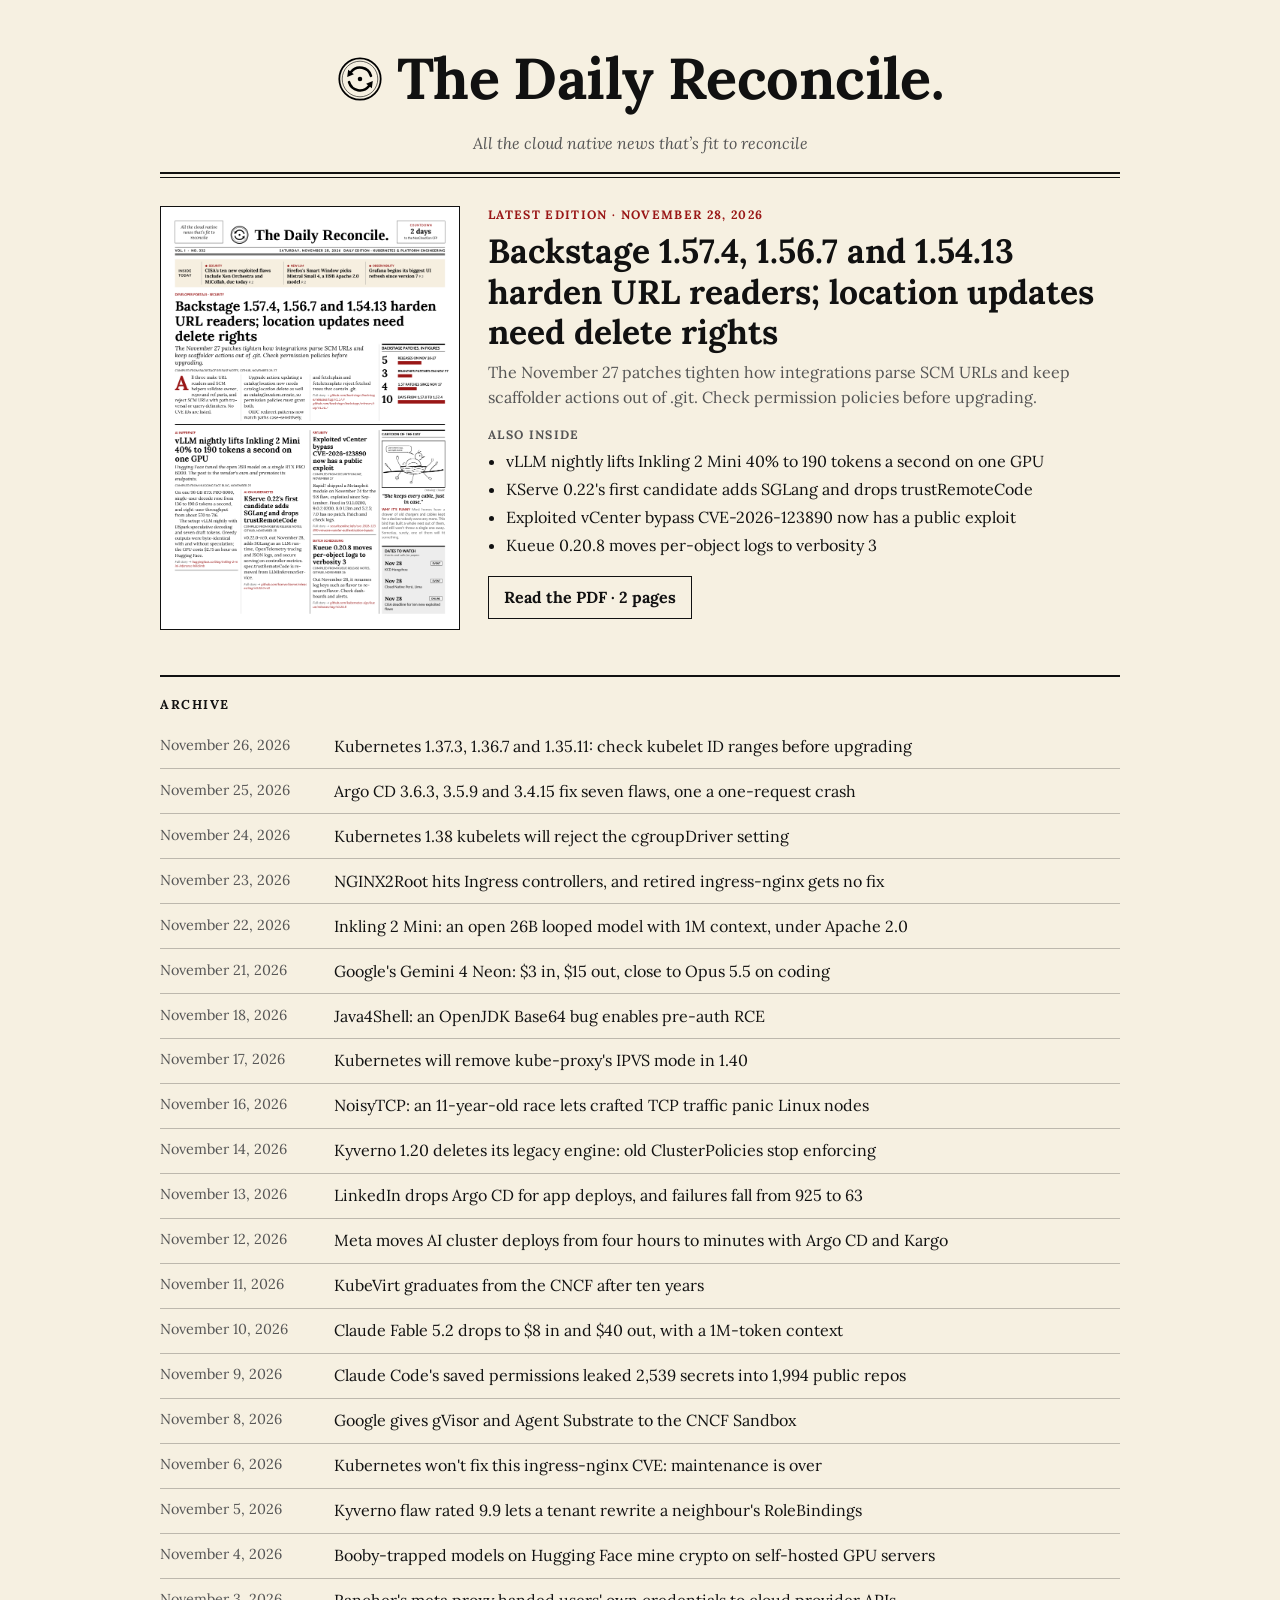
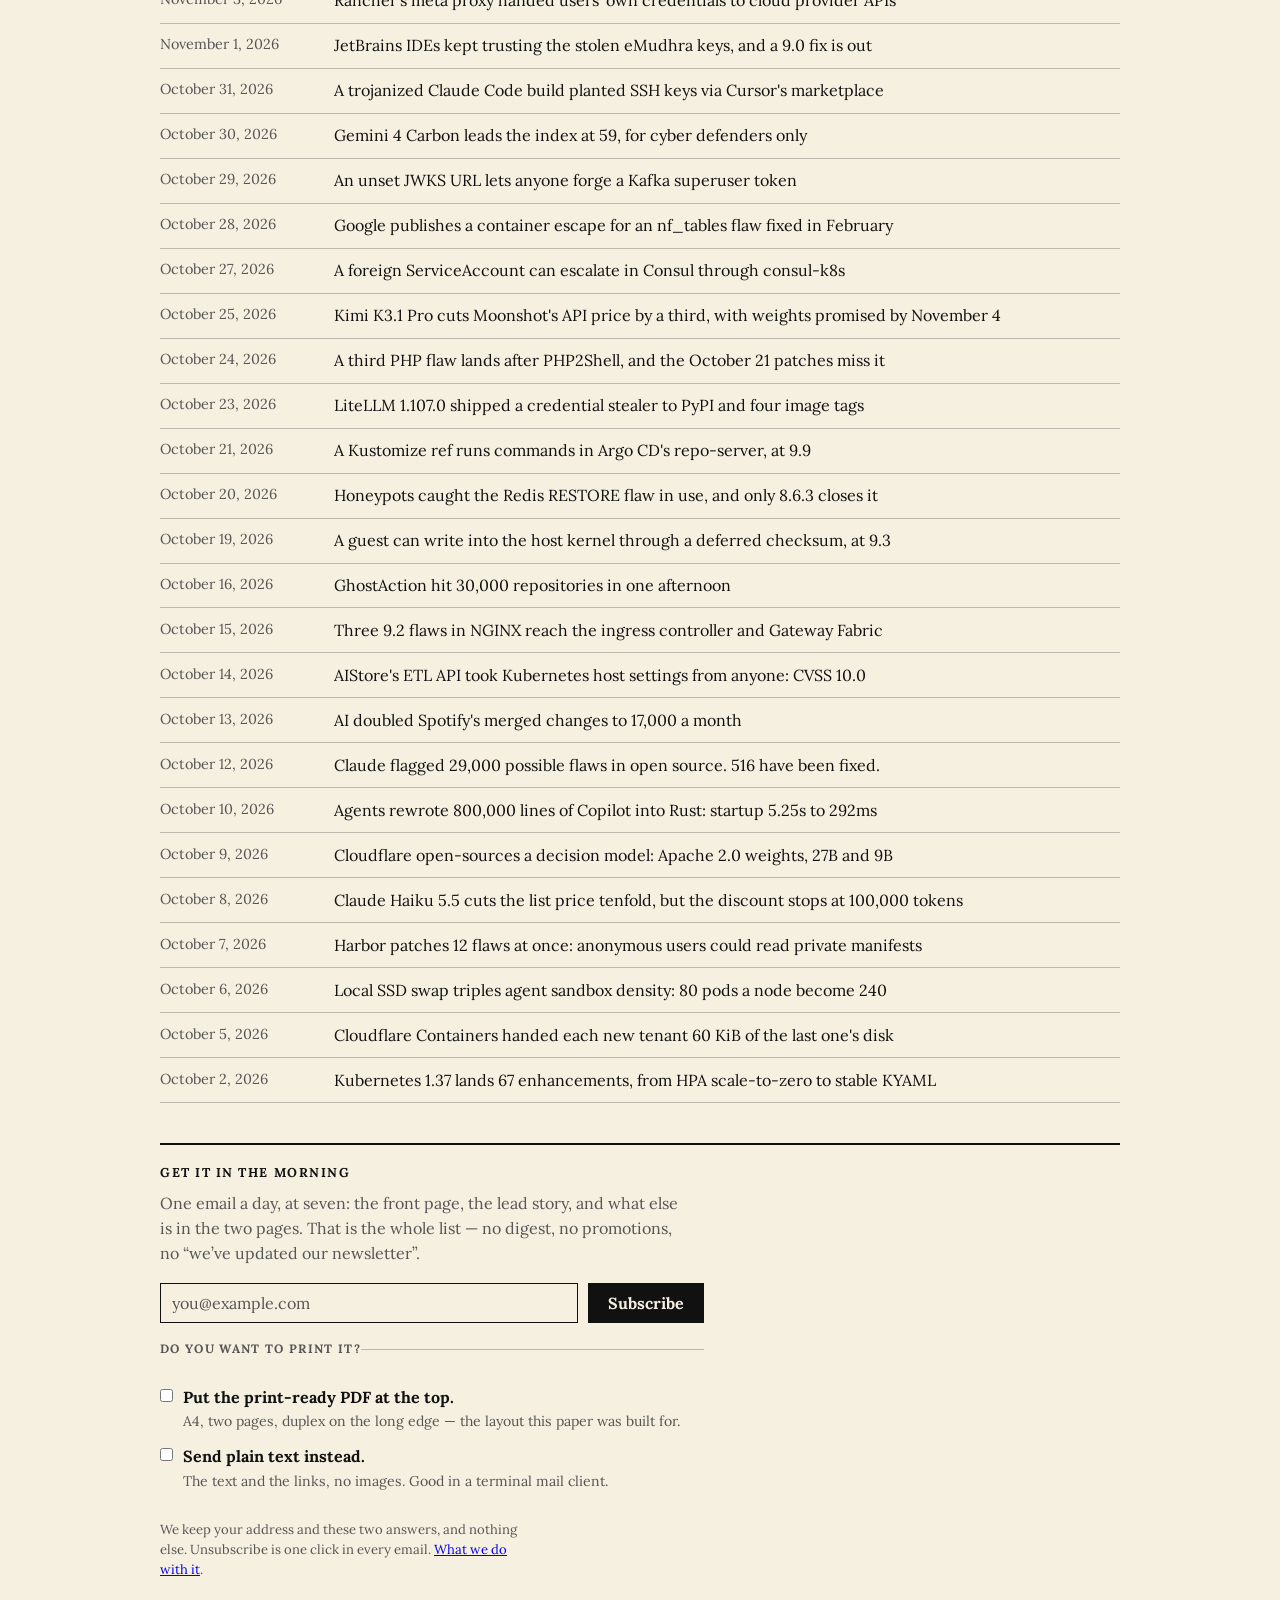
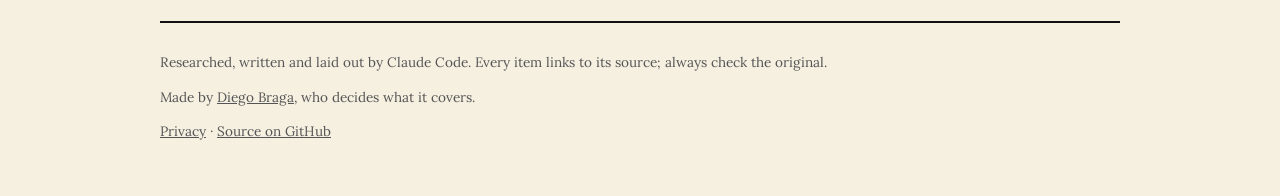
<file: docs/index.html>
<!doctype html>
<html lang="en">
<head>
<meta charset="utf-8">
<meta name="viewport" content="width=device-width, initial-scale=1">
<title>The Daily Reconcile</title>
<meta name="description" content="A two-page paper on Kubernetes, platform engineering and GitOps, written and printed every morning.">
<meta property="og:title" content="The Daily Reconcile">
<meta property="og:description" content="Kubernetes, platform engineering and GitOps - written and printed every morning.">
<meta property="og:image" content="assets/social-preview.png">
<link rel="icon" href="assets/mark.svg">
<link rel="preconnect" href="https://fonts.googleapis.com">
<link rel="preconnect" href="https://fonts.gstatic.com" crossorigin>
<link href="https://fonts.googleapis.com/css2?family=Lora:ital,wght@0,400;0,700;1,400&display=swap" rel="stylesheet">
<link rel="stylesheet" href="assets/style.css">
</head>
<body>
<header>
  <div class="plate">
    <img class="mark" src="assets/mark.svg" alt="">
    <h1>The Daily Reconcile.</h1>
  </div>
  <p class="motto">All the cloud native news that&rsquo;s fit to reconcile</p>
  <div class="rules"><span></span><span></span></div>
</header>
<main>
    <section class="latest">
      <a class="cover" href="editions/2026-11-28/daily-reconcile-2026-11-28.pdf"><img src="editions/2026-11-28/page-1.png" alt="Front page of the edition of November 28, 2026" loading="lazy"></a>
      <div class="lead">
        <p class="kicker">Latest edition &middot; November 28, 2026</p>
        <h2>Backstage 1.57.4, 1.56.7 and 1.54.13 harden URL readers; location updates need delete rights</h2>
        <p class="deck">The November 27 patches tighten how integrations parse SCM URLs and keep scaffolder actions out of .git. Check permission policies before upgrading.</p>
        <p class="also">Also inside</p><ul><li>vLLM nightly lifts Inkling 2 Mini 40% to 190 tokens a second on one GPU</li><li>KServe 0.22&#x27;s first candidate adds SGLang and drops trustRemoteCode</li><li>Exploited vCenter bypass CVE-2026-123890 now has a public exploit</li><li>Kueue 0.20.8 moves per-object logs to verbosity 3</li></ul>
        <p><a class="btn" href="editions/2026-11-28/daily-reconcile-2026-11-28.pdf">Read the PDF &middot; 2 pages</a></p>
      </div>
    </section>
    <section class="archive">
      <h3>Archive</h3>
      <ul>
      <li><a href="editions/2026-11-26/daily-reconcile-2026-11-26.pdf"><span class="d">November 26, 2026</span><span class="h">Kubernetes 1.37.3, 1.36.7 and 1.35.11: check kubelet ID ranges before upgrading</span></a></li>
      <li><a href="editions/2026-11-25/daily-reconcile-2026-11-25.pdf"><span class="d">November 25, 2026</span><span class="h">Argo CD 3.6.3, 3.5.9 and 3.4.15 fix seven flaws, one a one-request crash</span></a></li>
      <li><a href="editions/2026-11-24/daily-reconcile-2026-11-24.pdf"><span class="d">November 24, 2026</span><span class="h">Kubernetes 1.38 kubelets will reject the cgroupDriver setting</span></a></li>
      <li><a href="editions/2026-11-23/daily-reconcile-2026-11-23.pdf"><span class="d">November 23, 2026</span><span class="h">NGINX2Root hits Ingress controllers, and retired ingress-nginx gets no fix</span></a></li>
      <li><a href="editions/2026-11-22/daily-reconcile-2026-11-22.pdf"><span class="d">November 22, 2026</span><span class="h">Inkling 2 Mini: an open 26B looped model with 1M context, under Apache 2.0</span></a></li>
      <li><a href="editions/2026-11-21/daily-reconcile-2026-11-21.pdf"><span class="d">November 21, 2026</span><span class="h">Google&#x27;s Gemini 4 Neon: $3 in, $15 out, close to Opus 5.5 on coding</span></a></li>
      <li><a href="editions/2026-11-18/daily-reconcile-2026-11-18.pdf"><span class="d">November 18, 2026</span><span class="h">Java4Shell: an OpenJDK Base64 bug enables pre-auth RCE</span></a></li>
      <li><a href="editions/2026-11-17/daily-reconcile-2026-11-17.pdf"><span class="d">November 17, 2026</span><span class="h">Kubernetes will remove kube-proxy&#x27;s IPVS mode in 1.40</span></a></li>
      <li><a href="editions/2026-11-16/daily-reconcile-2026-11-16.pdf"><span class="d">November 16, 2026</span><span class="h">NoisyTCP: an 11-year-old race lets crafted TCP traffic panic Linux nodes</span></a></li>
      <li><a href="editions/2026-11-14/daily-reconcile-2026-11-14.pdf"><span class="d">November 14, 2026</span><span class="h">Kyverno 1.20 deletes its legacy engine: old ClusterPolicies stop enforcing</span></a></li>
      <li><a href="editions/2026-11-13/daily-reconcile-2026-11-13.pdf"><span class="d">November 13, 2026</span><span class="h">LinkedIn drops Argo CD for app deploys, and failures fall from 925 to 63</span></a></li>
      <li><a href="editions/2026-11-12/daily-reconcile-2026-11-12.pdf"><span class="d">November 12, 2026</span><span class="h">Meta moves AI cluster deploys from four hours to minutes with Argo CD and Kargo</span></a></li>
      <li><a href="editions/2026-11-11/daily-reconcile-2026-11-11.pdf"><span class="d">November 11, 2026</span><span class="h">KubeVirt graduates from the CNCF after ten years</span></a></li>
      <li><a href="editions/2026-11-10/daily-reconcile-2026-11-10.pdf"><span class="d">November 10, 2026</span><span class="h">Claude Fable 5.2 drops to $8 in and $40 out, with a 1M-token context</span></a></li>
      <li><a href="editions/2026-11-09/daily-reconcile-2026-11-09.pdf"><span class="d">November 9, 2026</span><span class="h">Claude Code&#x27;s saved permissions leaked 2,539 secrets into 1,994 public repos</span></a></li>
      <li><a href="editions/2026-11-08/daily-reconcile-2026-11-08.pdf"><span class="d">November 8, 2026</span><span class="h">Google gives gVisor and Agent Substrate to the CNCF Sandbox</span></a></li>
      <li><a href="editions/2026-11-06/daily-reconcile-2026-11-06.pdf"><span class="d">November 6, 2026</span><span class="h">Kubernetes won&#x27;t fix this ingress-nginx CVE: maintenance is over</span></a></li>
      <li><a href="editions/2026-11-05/daily-reconcile-2026-11-05.pdf"><span class="d">November 5, 2026</span><span class="h">Kyverno flaw rated 9.9 lets a tenant rewrite a neighbour&#x27;s RoleBindings</span></a></li>
      <li><a href="editions/2026-11-04/daily-reconcile-2026-11-04.pdf"><span class="d">November 4, 2026</span><span class="h">Booby-trapped models on Hugging Face mine crypto on self-hosted GPU servers</span></a></li>
      <li><a href="editions/2026-11-03/daily-reconcile-2026-11-03.pdf"><span class="d">November 3, 2026</span><span class="h">Rancher&#x27;s meta proxy handed users&#x27; own credentials to cloud provider APIs</span></a></li>
      <li><a href="editions/2026-11-01/daily-reconcile-2026-11-01.pdf"><span class="d">November 1, 2026</span><span class="h">JetBrains IDEs kept trusting the stolen eMudhra keys, and a 9.0 fix is out</span></a></li>
      <li><a href="editions/2026-10-31/daily-reconcile-2026-10-31.pdf"><span class="d">October 31, 2026</span><span class="h">A trojanized Claude Code build planted SSH keys via Cursor&#x27;s marketplace</span></a></li>
      <li><a href="editions/2026-10-30/daily-reconcile-2026-10-30.pdf"><span class="d">October 30, 2026</span><span class="h">Gemini 4 Carbon leads the index at 59, for cyber defenders only</span></a></li>
      <li><a href="editions/2026-10-29/daily-reconcile-2026-10-29.pdf"><span class="d">October 29, 2026</span><span class="h">An unset JWKS URL lets anyone forge a Kafka superuser token</span></a></li>
      <li><a href="editions/2026-10-28/daily-reconcile-2026-10-28.pdf"><span class="d">October 28, 2026</span><span class="h">Google publishes a container escape for an nf_tables flaw fixed in February</span></a></li>
      <li><a href="editions/2026-10-27/daily-reconcile-2026-10-27.pdf"><span class="d">October 27, 2026</span><span class="h">A foreign ServiceAccount can escalate in Consul through consul-k8s</span></a></li>
      <li><a href="editions/2026-10-25/daily-reconcile-2026-10-25.pdf"><span class="d">October 25, 2026</span><span class="h">Kimi K3.1 Pro cuts Moonshot&#x27;s API price by a third, with weights promised by November 4</span></a></li>
      <li><a href="editions/2026-10-24/daily-reconcile-2026-10-24.pdf"><span class="d">October 24, 2026</span><span class="h">A third PHP flaw lands after PHP2Shell, and the October 21 patches miss it</span></a></li>
      <li><a href="editions/2026-10-23/daily-reconcile-2026-10-23.pdf"><span class="d">October 23, 2026</span><span class="h">LiteLLM 1.107.0 shipped a credential stealer to PyPI and four image tags</span></a></li>
      <li><a href="editions/2026-10-21/daily-reconcile-2026-10-21.pdf"><span class="d">October 21, 2026</span><span class="h">A Kustomize ref runs commands in Argo CD&#x27;s repo-server, at 9.9</span></a></li>
      <li><a href="editions/2026-10-20/daily-reconcile-2026-10-20.pdf"><span class="d">October 20, 2026</span><span class="h">Honeypots caught the Redis RESTORE flaw in use, and only 8.6.3 closes it</span></a></li>
      <li><a href="editions/2026-10-19/daily-reconcile-2026-10-19.pdf"><span class="d">October 19, 2026</span><span class="h">A guest can write into the host kernel through a deferred checksum, at 9.3</span></a></li>
      <li><a href="editions/2026-10-16/daily-reconcile-2026-10-16.pdf"><span class="d">October 16, 2026</span><span class="h">GhostAction hit 30,000 repositories in one afternoon</span></a></li>
      <li><a href="editions/2026-10-15/daily-reconcile-2026-10-15.pdf"><span class="d">October 15, 2026</span><span class="h">Three 9.2 flaws in NGINX reach the ingress controller and Gateway Fabric</span></a></li>
      <li><a href="editions/2026-10-14/daily-reconcile-2026-10-14.pdf"><span class="d">October 14, 2026</span><span class="h">AIStore&#x27;s ETL API took Kubernetes host settings from anyone: CVSS 10.0</span></a></li>
      <li><a href="editions/2026-10-13/daily-reconcile-2026-10-13.pdf"><span class="d">October 13, 2026</span><span class="h">AI doubled Spotify&#x27;s merged changes to 17,000 a month</span></a></li>
      <li><a href="editions/2026-10-12/daily-reconcile-2026-10-12.pdf"><span class="d">October 12, 2026</span><span class="h">Claude flagged 29,000 possible flaws in open source. 516 have been fixed.</span></a></li>
      <li><a href="editions/2026-10-10/daily-reconcile-2026-10-10.pdf"><span class="d">October 10, 2026</span><span class="h">Agents rewrote 800,000 lines of Copilot into Rust: startup 5.25s to 292ms</span></a></li>
      <li><a href="editions/2026-10-09/daily-reconcile-2026-10-09.pdf"><span class="d">October 9, 2026</span><span class="h">Cloudflare open-sources a decision model: Apache 2.0 weights, 27B and 9B</span></a></li>
      <li><a href="editions/2026-10-08/daily-reconcile-2026-10-08.pdf"><span class="d">October 8, 2026</span><span class="h">Claude Haiku 5.5 cuts the list price tenfold, but the discount stops at 100,000 tokens</span></a></li>
      <li><a href="editions/2026-10-07/daily-reconcile-2026-10-07.pdf"><span class="d">October 7, 2026</span><span class="h">Harbor patches 12 flaws at once: anonymous users could read private manifests</span></a></li>
      <li><a href="editions/2026-10-06/daily-reconcile-2026-10-06.pdf"><span class="d">October 6, 2026</span><span class="h">Local SSD swap triples agent sandbox density: 80 pods a node become 240</span></a></li>
      <li><a href="editions/2026-10-05/daily-reconcile-2026-10-05.pdf"><span class="d">October 5, 2026</span><span class="h">Cloudflare Containers handed each new tenant 60 KiB of the last one&#x27;s disk</span></a></li>
      <li><a href="editions/2026-10-02/daily-reconcile-2026-10-02.pdf"><span class="d">October 2, 2026</span><span class="h">Kubernetes 1.37 lands 67 enhancements, from HPA scale-to-zero to stable KYAML</span></a></li>
      </ul>
    </section>
    <section class="subscribe">
      <h3>Get it in the morning</h3>
      <p class="sub-why">One email a day, at seven: the front page, the lead story, and what
      else is in the two pages. That is the whole list &mdash; no digest, no promotions, no
      &ldquo;we&rsquo;ve updated our newsletter&rdquo;.</p>
      <form class="embeddable-buttondown-form" method="post"
            action="https://buttondown.com/api/emails/embed-subscribe/thedailyreconcile">
        <input type="hidden" name="embed" value="1">
        <div class="sub-field">
          <label class="vh" for="bd-email">Email address</label>
          <input id="bd-email" type="email" name="email" placeholder="you@example.com"
                 autocomplete="email" required>
          <button type="submit">Subscribe</button>
        </div>
        <fieldset class="sub-opts">
          <legend>Do you want to print it?</legend>
          <label class="opt">
            <input type="checkbox" name="tag" value="print">
            <span><b>Put the print-ready PDF at the top.</b>
            <i>A4, two pages, duplex on the long edge &mdash; the layout this paper was built
            for.</i></span>
          </label>
          <label class="opt">
            <input type="checkbox" name="tag" value="plaintext">
            <span><b>Send plain text instead.</b>
            <i>The text and the links, no images. Good in a terminal mail client.</i></span>
          </label>
        </fieldset>
        <p class="sub-fine">We keep your address and these two answers, and nothing else.
        Unsubscribe is one click in every email. <a href="privacy.html">What we do with
        it</a>.</p>
      </form>
    </section>
</main>
<footer>
  <p>Researched, written and laid out by Claude Code. Every item links to its source; always check the original.</p>
  <p>Made by <a href="https://www.linkedin.com/in/diegobraga86/">Diego Braga</a>, who decides what it covers.</p>
  <p><a href="privacy.html">Privacy</a> &middot; <a href="https://github.com/braghettos/thedailyreconcile">Source on GitHub</a></p>
</footer>
</body>
</html>
</file>
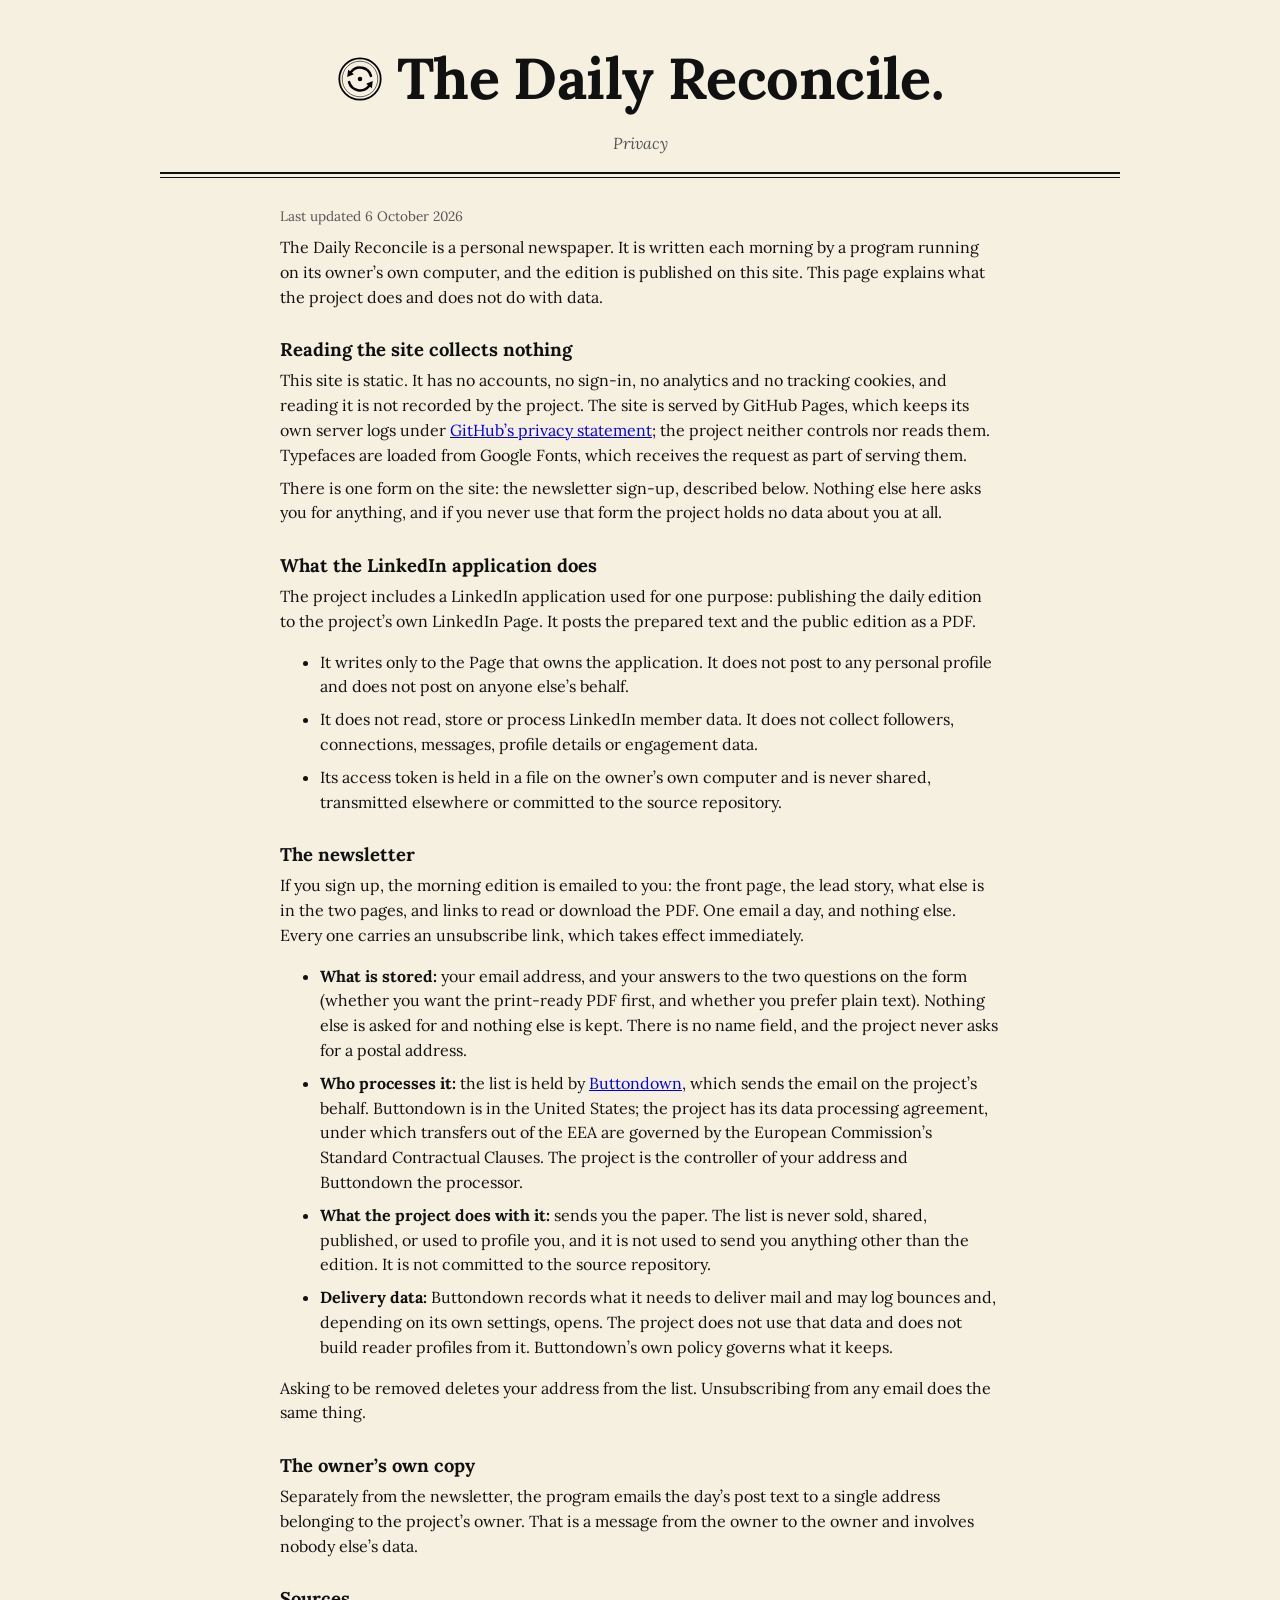
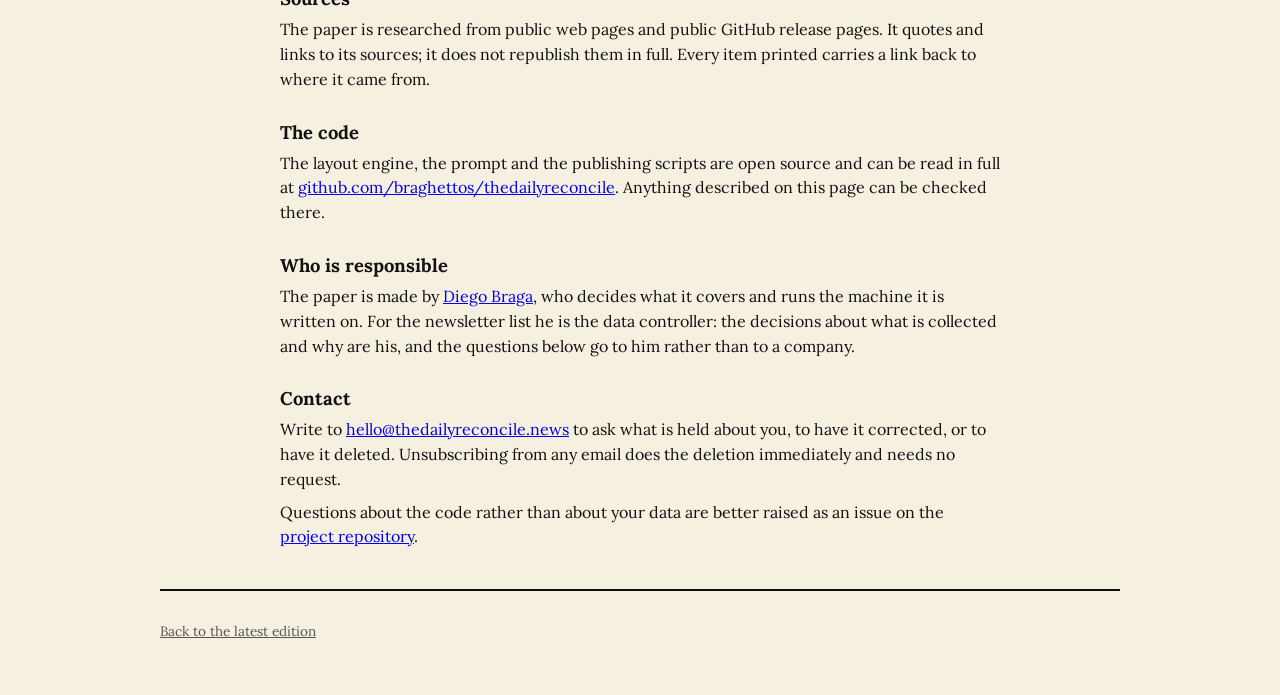
<file: docs/privacy.html>
<!doctype html>
<html lang="en">
<head>
<meta charset="utf-8">
<meta name="viewport" content="width=device-width, initial-scale=1">
<title>Privacy — The Daily Reconcile</title>
<meta name="description" content="What The Daily Reconcile does and does not collect.">
<link rel="icon" href="assets/mark.svg">
<link rel="preconnect" href="https://fonts.googleapis.com">
<link rel="preconnect" href="https://fonts.gstatic.com" crossorigin>
<link href="https://fonts.googleapis.com/css2?family=Lora:ital,wght@0,400;0,700;1,400&display=swap" rel="stylesheet">
<link rel="stylesheet" href="assets/style.css">
<style>
  main{max-width:720px}
  main h2{font-size:1.15rem;margin:1.8rem 0 .4rem;letter-spacing:0}
  main p,main li{margin:.5rem 0}
  .updated{color:var(--muted);font-size:.85rem}
</style>
</head>
<body>
<header>
  <div class="plate">
    <img class="mark" src="assets/mark.svg" alt="">
    <h1>The Daily Reconcile.</h1>
  </div>
  <p class="motto">Privacy</p>
  <div class="rules"><span></span><span></span></div>
</header>
<main>
  <p class="updated">Last updated 6 October 2026</p>

  <p>The Daily Reconcile is a personal newspaper. It is written each morning by a program running
  on its owner&rsquo;s own computer, and the edition is published on this site. This page explains
  what the project does and does not do with data.</p>

  <h2>Reading the site collects nothing</h2>
  <p>This site is static. It has no accounts, no sign-in, no analytics and no tracking cookies,
  and reading it is not recorded by the project. The site is served by GitHub Pages, which keeps
  its own server logs under
  <a href="https://docs.github.com/site-policy/privacy-policies/github-privacy-statement">GitHub&rsquo;s privacy statement</a>;
  the project neither controls nor reads them. Typefaces are loaded from Google Fonts, which
  receives the request as part of serving them.</p>
  <p>There is one form on the site: the newsletter sign-up, described below. Nothing else here
  asks you for anything, and if you never use that form the project holds no data about you at
  all.</p>

  <h2>What the LinkedIn application does</h2>
  <p>The project includes a LinkedIn application used for one purpose: publishing the daily
  edition to the project&rsquo;s own LinkedIn Page. It posts the prepared text and the public
  edition as a PDF.</p>
  <ul>
    <li>It writes only to the Page that owns the application. It does not post to any personal
      profile and does not post on anyone else&rsquo;s behalf.</li>
    <li>It does not read, store or process LinkedIn member data. It does not collect followers,
      connections, messages, profile details or engagement data.</li>
    <li>Its access token is held in a file on the owner&rsquo;s own computer and is never shared,
      transmitted elsewhere or committed to the source repository.</li>
  </ul>

  <h2>The newsletter</h2>
  <p>If you sign up, the morning edition is emailed to you: the front page, the lead story, what
  else is in the two pages, and links to read or download the PDF. One email a day, and nothing
  else. Every one carries an unsubscribe link, which takes effect immediately.</p>
  <ul>
    <li><strong>What is stored:</strong> your email address, and your answers to the two
      questions on the form (whether you want the print-ready PDF first, and whether you prefer
      plain text). Nothing else is asked for and nothing else is kept. There is no name field,
      and the project never asks for a postal address.</li>
    <li><strong>Who processes it:</strong> the list is held by
      <a href="https://buttondown.com/privacy">Buttondown</a>, which sends the email on the
      project&rsquo;s behalf. Buttondown is in the United States; the project has its data
      processing agreement, under which transfers out of the EEA are governed by the European
      Commission&rsquo;s Standard Contractual Clauses. The project is the controller of your
      address and Buttondown the processor.</li>
    <li><strong>What the project does with it:</strong> sends you the paper. The list is never
      sold, shared, published, or used to profile you, and it is not used to send you anything
      other than the edition. It is not committed to the source repository.</li>
    <li><strong>Delivery data:</strong> Buttondown records what it needs to deliver mail and may
      log bounces and, depending on its own settings, opens. The project does not use that data
      and does not build reader profiles from it. Buttondown&rsquo;s own policy governs what it
      keeps.</li>
  </ul>
  <p>Asking to be removed deletes your address from the list. Unsubscribing from any email does
  the same thing.</p>

  <h2>The owner&rsquo;s own copy</h2>
  <p>Separately from the newsletter, the program emails the day&rsquo;s post text to a single
  address belonging to the project&rsquo;s owner. That is a message from the owner to the owner
  and involves nobody else&rsquo;s data.</p>

  <h2>Sources</h2>
  <p>The paper is researched from public web pages and public GitHub release pages. It quotes and
  links to its sources; it does not republish them in full. Every item printed carries a link back
  to where it came from.</p>

  <h2>The code</h2>
  <p>The layout engine, the prompt and the publishing scripts are open source and can be read in
  full at <a href="https://github.com/braghettos/thedailyreconcile">github.com/braghettos/thedailyreconcile</a>.
  Anything described on this page can be checked there.</p>

  <h2>Who is responsible</h2>
  <p>The paper is made by <a href="https://www.linkedin.com/in/diegobraga86/">Diego Braga</a>,
  who decides what it covers and runs the machine it is written on. For the newsletter list he is
  the data controller: the decisions about what is collected and why are his, and the questions
  below go to him rather than to a company.</p>

  <h2>Contact</h2>
  <p>Write to <a href="mailto:hello@thedailyreconcile.news">hello@thedailyreconcile.news</a> to
  ask what is held about you, to have it corrected, or to have it deleted. Unsubscribing from any
  email does the deletion immediately and needs no request.</p>
  <p>Questions about the code rather than about your data are better raised as an issue on the
  <a href="https://github.com/braghettos/thedailyreconcile/issues">project repository</a>.</p>
</main>
<footer>
  <p><a href="./">Back to the latest edition</a></p>
</footer>
</body>
</html>
</file>
<file: docs/assets/style.css>
:root{
  --paper:#F6F0E1; --ink:#111; --rule:#111; --accent:#991717; --muted:#555;
}
@media (prefers-color-scheme: dark){
  :root:not([data-theme="light"]){
    --paper:#15130f; --ink:#ece6d8; --rule:#ece6d8; --accent:#d98b8b; --muted:#a79f8e;
  }
}
:root[data-theme="dark"]{
  --paper:#15130f; --ink:#ece6d8; --rule:#ece6d8; --accent:#d98b8b; --muted:#a79f8e;
}
*{box-sizing:border-box}
body{
  margin:0; background:var(--paper); color:var(--ink);
  font-family:Lora,Georgia,"Times New Roman",serif; line-height:1.55;
  padding:0 16px;
}
header,main,footer{max-width:960px;margin:0 auto}
header{padding:34px 0 0;text-align:center}
.plate{display:flex;align-items:center;justify-content:center;gap:14px;flex-wrap:nowrap}
.plate .mark{width:46px;height:46px;flex:0 0 auto}
:root:not([data-theme="light"]) .plate .mark{}
@media (prefers-color-scheme: dark){:root:not([data-theme="light"]) .plate .mark{filter:invert(1)}}
:root[data-theme="dark"] .plate .mark{filter:invert(1)}
h1{font-size:clamp(2rem,8vw,3.6rem);margin:0;letter-spacing:-.01em;font-weight:700}
.motto{font-style:italic;color:var(--muted);margin:.5rem 0 1rem}
.rules{display:flex;flex-direction:column;gap:3px;margin-bottom:28px}
.rules span{display:block;height:2px;background:var(--rule)}
.rules span+span{height:1px}
.latest{display:grid;grid-template-columns:minmax(0,300px) minmax(0,1fr);gap:28px;align-items:start;margin-bottom:40px}
@media(max-width:700px){.latest{grid-template-columns:1fr}}
.cover img{width:100%;height:auto;display:block;border:1px solid var(--rule)}
.kicker{font-size:.76rem;letter-spacing:.11em;text-transform:uppercase;color:var(--accent);margin:0 0 .4rem;font-weight:700}
h2{font-size:clamp(1.4rem,4vw,2.1rem);margin:0 0 .5rem;line-height:1.2}
.deck{color:var(--muted);margin:0 0 1rem}
.also{font-size:.76rem;letter-spacing:.11em;text-transform:uppercase;color:var(--muted);margin:0 0 .3rem;font-weight:700}
.lead ul{margin:0 0 1.1rem;padding-left:1.1rem}
.lead li{margin:.2rem 0}
.btn{display:inline-block;border:1px solid var(--rule);padding:.5rem .95rem;text-decoration:none;color:var(--ink);font-weight:700}
.btn:hover{background:var(--ink);color:var(--paper)}
.archive{border-top:2px solid var(--rule);padding-top:18px}
h3{font-size:.8rem;letter-spacing:.12em;text-transform:uppercase;margin:0 0 .6rem}
.archive ul{list-style:none;margin:0;padding:0}
.archive li{border-bottom:1px solid color-mix(in srgb,var(--rule) 25%,transparent)}
.archive a{display:flex;gap:16px;padding:.6rem 0;text-decoration:none;color:var(--ink);flex-wrap:wrap}
.archive a:hover .h{text-decoration:underline}
.archive .d{flex:0 0 11em;color:var(--muted);font-size:.9rem}
footer{border-top:2px solid var(--rule);margin-top:40px;padding:16px 0 40px;color:var(--muted);font-size:.85rem}
footer a{color:var(--muted)}

/* --- newsletter sign-up (only rendered when BUTTONDOWN_USERNAME is set) ------------------ */
.vh{position:absolute;width:1px;height:1px;overflow:hidden;clip:rect(0 0 0 0);white-space:nowrap}
.subscribe{border-top:2px solid var(--rule);margin-top:40px;padding-top:18px}
.subscribe h3{font-size:.8rem;letter-spacing:.12em;text-transform:uppercase;margin:0 0 .5rem}
.sub-why{margin:0 0 1.1rem;max-width:52ch;color:var(--muted)}
.subscribe form{max-width:34rem}
.sub-field{display:flex;gap:10px;flex-wrap:wrap;margin:0 0 1.1rem}
.sub-field input{flex:1 1 13em;min-width:0;font-family:inherit;font-size:1rem;
  padding:.55rem .7rem;border:1px solid var(--rule);background:var(--paper);color:var(--ink)}
.sub-field input::placeholder{color:var(--muted)}
.sub-field button{border:1px solid var(--rule);background:var(--ink);color:var(--paper);
  font-family:inherit;font-size:1rem;font-weight:700;padding:.55rem 1.2rem;cursor:pointer}
.sub-field button:hover{background:var(--accent);border-color:var(--accent)}
.sub-opts{border:0;border-top:1px solid color-mix(in srgb,var(--rule) 25%,transparent);
  margin:0;padding:1rem 0 0}
.sub-opts legend{font-size:.76rem;letter-spacing:.11em;text-transform:uppercase;
  color:var(--muted);font-weight:700;padding:0;margin:0 0 .6rem}
.opt{display:flex;gap:.6rem;align-items:flex-start;margin:0 0 .7rem;cursor:pointer}
.opt input{margin:.3em 0 0;flex:0 0 auto;accent-color:var(--accent)}
.opt span{min-width:0}
.opt b{font-weight:700}
.opt i{display:block;font-style:normal;font-size:.88rem;color:var(--muted);margin-top:.1rem}
.sub-fine{font-size:.82rem;color:var(--muted);margin:1rem 0 0;max-width:46ch}
</file>
